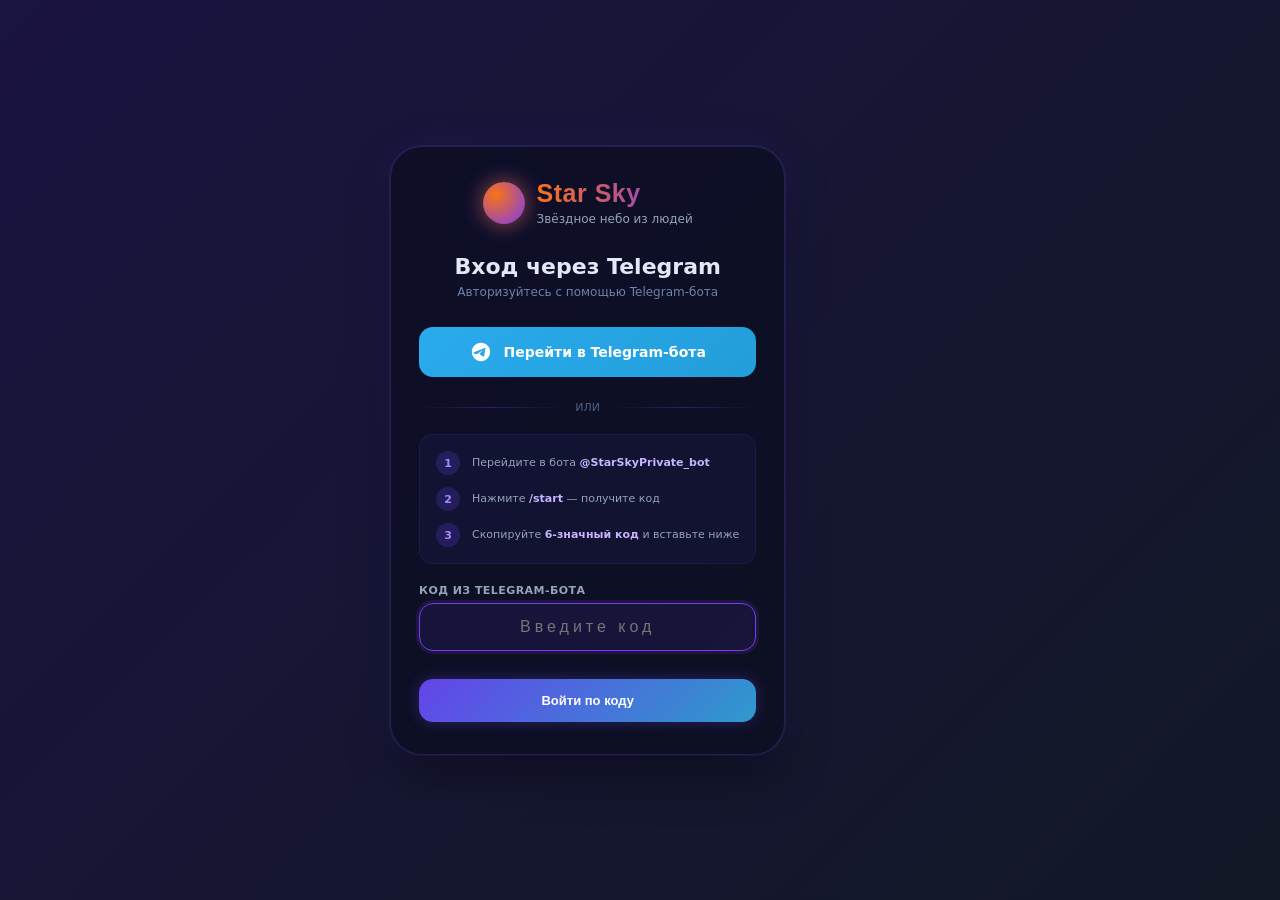
<file: static/auth.html>
<!DOCTYPE html>
<html lang="ru">
<head>
    <meta charset="UTF-8">
    <meta name="viewport" content="width=device-width, initial-scale=1.0, user-scalable=no">
    <link rel="icon" type="image/x-icon" href="IconStarSky.ico">
    <title>Star Sky / Вход через Telegram</title>
    <link rel="preconnect" href="https://fonts.cdnfonts.com" crossorigin>
    <link href="https://fonts.cdnfonts.com/css/moderniz" rel="stylesheet">
    <link href="https://fonts.cdnfonts.com/css/unbounded" rel="stylesheet">
    <style>
        * {
            margin: 0;
            padding: 0;
            box-sizing: border-box;
        }

        body {
            font-family: 'Unbounded', system-ui, -apple-system, 'Segoe UI', sans-serif;
            min-height: 100vh;
            background: linear-gradient(-45deg, #010712, #080d16, #0d1322, #121826, #1a1440);
            background-size: 400% 400%;
            animation: gradientShift 25s ease infinite;
            display: flex;
            align-items: center;
            justify-content: center;
            padding: 20px;
            position: relative;
            overflow-x: hidden;
        }

        @keyframes gradientShift {
            0% { background-position: 0% 50%; }
            50% { background-position: 100% 50%; }
            100% { background-position: 0% 50%; }
        }

        .star-bg {
            position: fixed;
            inset: 0;
            width: 100%;
            height: 100%;
            pointer-events: none;
            z-index: 0;
        }
        .star {
            position: absolute;
            background: white;
            border-radius: 50%;
            opacity: 0;
            animation: twinkle 3s ease-in-out infinite;
        }
        @keyframes twinkle {
            0%, 100% { opacity: 0; transform: scale(1); }
            50% { opacity: 0.8; transform: scale(1.2); }
        }

        .auth-container {
            position: relative;
            z-index: 10;
            width: 100%;
            max-width: 500px;
        }

        .auth-card {
            background: rgba(8, 12, 26, 0.55);
            backdrop-filter: blur(24px) saturate(180%);
            -webkit-backdrop-filter: blur(24px) saturate(180%);
            border: 1px solid rgba(109, 74, 255, 0.25);
            border-radius: 32px;
            box-shadow: 0 25px 50px -12px rgba(0, 0, 0, 0.5), 0 0 0 1px rgba(255, 255, 255, 0.05), 0 0 40px rgba(109, 74, 255, 0.1);
            padding: 32px 28px;
            transition: all 0.3s ease;
        }

        .logo {
            display: flex;
            align-items: center;
            justify-content: center;
            gap: 12px;
            margin-bottom: 28px;
        }
        .logo-icon {
            width: 42px;
            height: 42px;
            border-radius: 50%;
            background: radial-gradient(circle at 30% 30%, #f97316, #7c3aed);
            box-shadow: 0 0 20px rgba(249, 115, 22, 0.5), 0 0 30px rgba(124, 58, 237, 0.3);
            animation: logoPulse 3s ease-in-out infinite;
        }
        @keyframes logoPulse {
            0%, 100% { box-shadow: 0 0 16px rgba(249,115,22,0.5), 0 0 30px rgba(124,58,237,0.3); }
            50% { box-shadow: 0 0 24px rgba(249,115,22,0.7), 0 0 45px rgba(124,58,237,0.5); }
        }
        .logo-text h1 {
            font-size: 25px;
            font-weight: 600;
            font-family: 'MODERNIZ', sans-serif;
            background: linear-gradient(90deg, #f97316, #7c3aed, #38bdf8);
            background-size: 200% auto;
            background-clip: text;
            -webkit-background-clip: text;
            -webkit-text-fill-color: transparent;
            letter-spacing: 0.02em;
        }
        .logo-text p {
            font-size: 12px;
            color: #94a3b8;
            margin-top: 4px;
        }

        .form-header {
            text-align: center;
            margin-bottom: 28px;
        }
        .form-header h2 {
            font-size: 22px;
            font-weight: 700;
            color: #e2e8f5;
            margin-bottom: 6px;
        }
        .form-header p {
            font-size: 12px;
            color: #6b84a8;
        }

        .telegram-btn {
            display: flex;
            align-items: center;
            justify-content: center;
            gap: 12px;
            width: 100%;
            padding: 14px;
            background: linear-gradient(135deg, #2aabee, #229ed9);
            border: none;
            border-radius: 14px;
            font-size: 14px;
            font-weight: 700;
            color: white;
            cursor: pointer;
            transition: all 0.2s ease;
            margin-bottom: 24px;
            text-decoration: none;
        }
        .telegram-btn:hover {
            transform: translateY(-2px);
            box-shadow: 0 0 20px rgba(42, 171, 238, 0.5);
        }

        .divider {
            display: flex;
            align-items: center;
            gap: 12px;
            margin: 20px 0;
            color: #4a6080;
            font-size: 11px;
        }
        .divider-line {
            flex: 1;
            height: 1px;
            background: linear-gradient(90deg, transparent, rgba(109, 74, 255, 0.3), transparent);
        }

        .instruction {
            background: rgba(109, 74, 255, 0.06);
            border: 1px solid rgba(109, 74, 255, 0.12);
            border-radius: 14px;
            padding: 16px;
            margin: 20px 0;
        }
        .instruction-step {
            display: flex;
            align-items: center;
            gap: 12px;
            margin-bottom: 12px;
        }
        .instruction-step:last-child { margin-bottom: 0; }
        .step-number {
            width: 24px;
            height: 24px;
            background: rgba(109, 74, 255, 0.2);
            border-radius: 50%;
            display: flex;
            align-items: center;
            justify-content: center;
            font-size: 11px;
            font-weight: 700;
            color: #a78bfa;
            flex-shrink: 0;
        }
        .step-text {
            font-size: 11px;
            color: #94a3b8;
            line-height: 1.5;
        }
        .step-text strong { color: #c4b5fd; }

        .input-group { margin-bottom: 20px; }
        .input-group label {
            display: block;
            font-size: 11px;
            font-weight: 600;
            color: #94a3b8;
            margin-bottom: 6px;
            letter-spacing: 0.04em;
            text-transform: uppercase;
        }
        .input-field {
            width: 100%;
            padding: 14px 16px;
            background: rgba(109, 74, 255, 0.06);
            border: 1px solid rgba(109, 74, 255, 0.2);
            border-radius: 14px;
            font-size: 16px;
            color: #e2e8f5;
            text-align: center;
            letter-spacing: 4px;
            transition: all 0.2s ease;
            outline: none;
        }
        .input-field:focus {
            border-color: #7c3aed;
            background: rgba(109, 74, 255, 0.1);
            box-shadow: 0 0 0 3px rgba(124, 58, 237, 0.15);
        }
        .input-field.error-input {
            border-color: #ef4444;
            box-shadow: 0 0 0 3px rgba(239, 68, 68, 0.15);
        }

        .auth-btn {
            width: 100%;
            padding: 14px;
            background: linear-gradient(135deg, rgba(109, 74, 255, 0.9), rgba(56, 189, 248, 0.8));
            border: none;
            border-radius: 14px;
            font-size: 13px;
            font-weight: 700;
            font-family: 'Unbounded', sans-serif;
            color: white;
            cursor: pointer;
            transition: all 0.2s ease;
            margin-top: 8px;
            box-shadow: 0 0 15px rgba(109, 74, 255, 0.3);
        }
        .auth-btn:hover {
            transform: translateY(-2px);
            box-shadow: 0 0 25px rgba(109, 74, 255, 0.5);
        }

        .error-message {
            background: rgba(239, 68, 68, 0.12);
            border: 1px solid rgba(239, 68, 68, 0.3);
            border-radius: 12px;
            padding: 10px 14px;
            margin-bottom: 20px;
            font-size: 11px;
            color: #f87171;
            text-align: center;
            display: none;
        }
        .error-message.visible { display: block; }

        .success-message {
            background: rgba(34, 197, 94, 0.12);
            border: 1px solid rgba(34, 197, 94, 0.3);
            border-radius: 12px;
            padding: 10px 14px;
            margin-bottom: 20px;
            font-size: 11px;
            color: #4ade80;
            text-align: center;
            display: none;
        }
        .success-message.visible { display: block; }

        .spinner {
            display: inline-block;
            width: 14px;
            height: 14px;
            border: 2px solid rgba(255,255,255,0.3);
            border-top-color: white;
            border-radius: 50%;
            animation: spin 0.6s linear infinite;
            margin-right: 8px;
        }
        @keyframes spin { to { transform: rotate(360deg); } }

        @media (max-width: 480px) {
            .auth-card { padding: 24px 20px; }
            .logo-icon { width: 36px; height: 36px; }
            .logo-text h1 { font-size: 22px; }
            .form-header h2 { font-size: 18px; }
            .input-field { padding: 12px 14px; font-size: 14px; }
            .telegram-btn { padding: 12px; font-size: 12px; }
        }

        /* ============================================================
           НОВОЕ: вкладки Вход/Регистрация, email+пароль, Google, сброс
           ============================================================ */
        .em-tabs {
            display: flex;
            gap: 8px;
            background: rgba(109, 74, 255, 0.06);
            padding: 4px;
            border-radius: 14px;
            margin-bottom: 22px;
        }
        .em-tab {
            flex: 1;
            padding: 10px;
            background: transparent;
            border: none;
            border-radius: 10px;
            color: #8e9bb5;
            font-size: 12px;
            font-weight: 700;
            font-family: 'Unbounded', sans-serif;
            cursor: pointer;
            transition: all 0.2s ease;
            text-transform: uppercase;
            letter-spacing: 0.05em;
        }
        .em-tab.active {
            background: linear-gradient(135deg, rgba(109, 74, 255, 0.9), rgba(56, 189, 248, 0.8));
            color: #fff;
            box-shadow: 0 0 12px rgba(109, 74, 255, 0.35);
        }
        .em-pane { display: none; }
        .em-pane.active { display: block; }

        /* ====== Tab transition: Morphing pill ====== */
        .em-tabs {
            position: relative;
            isolation: isolate;
        }
        .em-tab-pill {
            position: absolute;
            top: 4px;
            bottom: 4px;
            left: 4px;
            width: calc(50% - 8px);
            border-radius: 10px;
            background: linear-gradient(135deg, rgba(109, 74, 255, 0.9), rgba(56, 189, 248, 0.8));
            box-shadow: 0 0 12px rgba(109, 74, 255, 0.35);
            transform: translateX(0);
            transition: transform 380ms cubic-bezier(0.65, 0, 0.35, 1),
                        box-shadow 380ms cubic-bezier(0.65, 0, 0.35, 1),
                        background 380ms ease;
            z-index: 0;
        }
        .em-tab-pill.is-right {
            transform: translateX(calc(100% + 8px));
            background: linear-gradient(135deg, rgba(56, 189, 248, 0.9), rgba(124, 58, 237, 0.85));
            box-shadow: 0 0 18px rgba(56, 189, 248, 0.4);
        }
        /* Лёгкое "сжатие" пилюли в полёте */
        .em-tab-pill.is-flying {
            animation: pillSquish 380ms cubic-bezier(0.65, 0, 0.35, 1);
        }
        @keyframes pillSquish {
            0%   { filter: brightness(1)   blur(0); }
            50%  { filter: brightness(1.3) blur(0.5px); }
            100% { filter: brightness(1)   blur(0); }
        }

        /* Сами табы поверх пилюли */
        .em-tab {
            position: relative;
            z-index: 1;
            background: transparent !important;
            box-shadow: none !important;
            transition: color 280ms ease, transform 200ms ease;
        }
        .em-tab.active { color: #fff !important; }
        .em-tab:active { transform: scale(0.97); }

        /* Контент быстро сменяется через короткий fade */
        .em-pane.active {
            transition: opacity 220ms ease, transform 220ms ease;
            will-change: opacity, transform;
        }
        .em-pane.morph-leaving {
            opacity: 0;
            transform: translateY(6px);
            pointer-events: none;
        }
        .em-pane.morph-entering {
            opacity: 0;
            transform: translateY(6px);
        }

        @media (prefers-reduced-motion: reduce) {
            .em-tab-pill,
            .em-pane.active,
            .em-pane.morph-leaving,
            .em-pane.morph-entering {
                transition: none !important;
                animation: none !important;
                transform: none !important;
            }
            .em-tab-pill.is-right { transform: translateX(calc(100% + 8px)); }
        }

        .em-field {
            width: 100%;
            padding: 13px 16px;
            background: rgba(109, 74, 255, 0.06);
            border: 1px solid rgba(109, 74, 255, 0.2);
            border-radius: 14px;
            font-size: 14px;
            color: #e2e8f5;
            text-align: left;
            letter-spacing: normal;
            transition: all 0.2s ease;
            outline: none;
            font-family: 'Unbounded', sans-serif;
        }
        .em-field::placeholder { color: #4a6080; }
        .em-field:focus {
            border-color: #7c3aed;
            background: rgba(109, 74, 255, 0.1);
            box-shadow: 0 0 0 3px rgba(124, 58, 237, 0.15);
        }
        .em-field.error-input {
            border-color: #ef4444;
            box-shadow: 0 0 0 3px rgba(239, 68, 68, 0.15);
        }

        .em-field-hint {
            font-size: 10px;
            color: #4a6080;
            margin-top: 5px;
            font-family: 'Unbounded', sans-serif;
            line-height: 1.5;
        }
        .em-field-hint.error { color: #f87171; }
        .em-field-hint.ok { color: #4ade80; }

        .em-input-group { margin-bottom: 16px; }
        .em-input-group label {
            display: block;
            font-size: 11px;
            font-weight: 600;
            color: #94a3b8;
            margin-bottom: 6px;
            letter-spacing: 0.04em;
            text-transform: uppercase;
            font-family: 'Unbounded', sans-serif;
        }

        .em-forgot-link {
            text-align: right;
            margin-top: 6px;
        }
        .em-forgot-link a {
            font-size: 11px;
            color: #a78bfa;
            cursor: pointer;
            text-decoration: none;
            font-family: 'Unbounded', sans-serif;
        }
        .em-forgot-link a:hover {
            color: #c4b5fd;
            text-decoration: underline;
        }

        .em-google-btn {
            display: flex;
            align-items: center;
            justify-content: center;
            gap: 12px;
            width: 100%;
            padding: 13px;
            background: #fff;
            color: #1f1f1f;
            border: 1px solid rgba(0, 0, 0, 0.1);
            border-radius: 14px;
            font-size: 14px;
            font-weight: 700;
            cursor: pointer;
            transition: all 0.2s ease;
            font-family: 'Unbounded', sans-serif;
            margin-bottom: 12px;
        }
        .em-google-btn:hover {
            transform: translateY(-2px);
            box-shadow: 0 4px 18px rgba(0,0,0,0.25);
        }
        .em-google-btn svg { width: 18px; height: 18px; }

        .em-fallback-section {
            margin-top: 18px;
            padding-top: 14px;
            border-top: 1px solid rgba(109, 74, 255, 0.15);
            text-align: center;
        }
        .em-fallback-label {
            font-size: 10px;
            color: #4a6080;
            margin-bottom: 10px;
            text-transform: uppercase;
            letter-spacing: 0.08em;
            font-family: 'Unbounded', sans-serif;
        }
        .em-tg-fallback-btn {
            display: flex;
            align-items: center;
            justify-content: center;
            gap: 10px;
            width: 100%;
            padding: 12px;
            background: rgba(42, 171, 238, 0.12);
            border: 1px solid rgba(42, 171, 238, 0.4);
            border-radius: 14px;
            font-size: 13px;
            font-weight: 600;
            color: #5cc8f3;
            cursor: pointer;
            transition: all 0.2s ease;
            font-family: 'Unbounded', sans-serif;
        }
        .em-tg-fallback-btn:hover {
            background: rgba(42, 171, 238, 0.2);
            transform: translateY(-2px);
        }
        .em-tg-fallback-btn svg { width: 16px; height: 16px; fill: #5cc8f3; }

        .em-switch-link {
            text-align: center;
            margin-top: 18px;
            font-size: 11px;
            color: #6b84a8;
            font-family: 'Unbounded', sans-serif;
        }
        .em-switch-link a {
            color: #a78bfa;
            cursor: pointer;
            font-weight: 700;
            text-decoration: none;
        }
        .em-switch-link a:hover { color: #c4b5fd; text-decoration: underline; }

        .em-back-to-email {
            display: inline-flex;
            align-items: center;
            gap: 6px;
            margin-bottom: 14px;
            padding: 8px 12px;
            background: rgba(124, 58, 237, 0.12);
            border: 1px solid rgba(124, 58, 237, 0.35);
            border-radius: 10px;
            font-size: 11px;
            font-weight: 600;
            color: #a78bfa;
            cursor: pointer;
            font-family: 'Unbounded', sans-serif;
            transition: all 0.2s ease;
        }
        .em-back-to-email:hover { background: rgba(124, 58, 237, 0.22); }

        /* Модалка сброса пароля */
        .em-modal-overlay {
            position: fixed;
            inset: 0;
            background: rgba(1, 7, 18, 0.65);
            backdrop-filter: blur(8px);
            -webkit-backdrop-filter: blur(8px);
            z-index: 200;
            display: none;
            align-items: center;
            justify-content: center;
            padding: 20px;
            animation: emFadeIn 0.2s ease;
        }
        .em-modal-overlay.visible { display: flex; }
        @keyframes emFadeIn { from { opacity: 0; } to { opacity: 1; } }
        .em-modal {
            background: rgba(8, 12, 26, 0.95);
            border: 1px solid rgba(109, 74, 255, 0.3);
            border-radius: 28px;
            width: 100%;
            max-width: 460px;
            padding: 28px 24px;
            position: relative;
            box-shadow: 0 30px 60px -15px rgba(0,0,0,0.6), 0 0 60px rgba(109,74,255,0.15);
            animation: emModalIn 0.25s ease;
        }
        @keyframes emModalIn {
            from { opacity: 0; transform: translateY(20px) scale(0.96); }
            to   { opacity: 1; transform: translateY(0) scale(1); }
        }
        .em-modal-close {
            position: absolute;
            top: 12px;
            right: 12px;
            width: 32px;
            height: 32px;
            background: rgba(255,255,255,0.08);
            border: none;
            border-radius: 50%;
            color: #94a3b8;
            font-size: 20px;
            cursor: pointer;
            font-family: 'Unbounded', sans-serif;
            line-height: 1;
        }
        .em-modal-close:hover { background: rgba(255,255,255,0.16); color: #fff; }

        .em-demo-hint {
            background: rgba(245, 158, 11, 0.08);
            border: 1px dashed rgba(245, 158, 11, 0.4);
            border-radius: 12px;
            padding: 12px 14px;
            margin-bottom: 14px;
            font-size: 11px;
            color: #fbbf24;
            text-align: center;
            font-family: 'Unbounded', sans-serif;
            line-height: 1.6;
        }
        .em-demo-hint strong {
            display: inline-block;
            margin-top: 4px;
            font-size: 18px;
            letter-spacing: 6px;
            color: #fde68a;
        }

        .em-hidden { display: none !important; }

        /* По умолчанию показываем Telegram-карточку (code), email скрыт.
           JS переключает их при нажатии кнопок. */
        body > .auth-container { display: flex; }
        body > .auth-container#emAuthContainer { display: none; }

        /* ============ Анимация перехода между экранами ============ */
        body > .auth-container {
            transition: opacity 420ms cubic-bezier(0.4, 0, 0.2, 1),
                        transform 420ms cubic-bezier(0.4, 0, 0.2, 1),
                        filter 420ms cubic-bezier(0.4, 0, 0.2, 1);
            will-change: opacity, transform, filter;
        }
        body > .auth-container.auth-leaving {
            opacity: 0;
            transform: translateY(-18px) scale(0.96);
            filter: blur(10px);
            pointer-events: none;
        }
        body > .auth-container.auth-entering {
            opacity: 0;
            transform: translateY(18px) scale(0.96);
            filter: blur(10px);
        }

        /* Лёгкая подсветка карточки в момент смены экрана */
        body > .auth-container.auth-leaving .auth-card,
        body > .auth-container.auth-entering .auth-card {
            box-shadow: 0 25px 50px -12px rgba(0, 0, 0, 0.5),
                        0 0 0 1px rgba(255, 255, 255, 0.05),
                        0 0 80px rgba(42, 171, 238, 0.35);
        }

        /* Полноэкранная "вспышка" поверх экрана при переходе */
        .auth-flash {
            position: fixed;
            inset: 0;
            pointer-events: none;
            z-index: 9999;
            opacity: 0;
            background: radial-gradient(circle at 50% 50%,
                        rgba(42, 171, 238, 0.18) 0%,
                        rgba(124, 58, 237, 0.10) 40%,
                        rgba(0, 0, 0, 0) 70%);
        }
        .auth-flash.is-active {
            animation: authFlash 520ms ease-out forwards;
        }
        @keyframes authFlash {
            0%   { opacity: 0; }
            40%  { opacity: 1; }
            100% { opacity: 0; }
        }

        /* Загрузочный спиннер на кнопках во время перехода */
        .em-tg-fallback-btn.is-loading,
        .telegram-btn.is-loading,
        .em-back-to-email.is-loading {
            pointer-events: none;
            position: relative;
            color: transparent !important;
        }
        .em-tg-fallback-btn.is-loading svg,
        .telegram-btn.is-loading svg {
            visibility: hidden;
        }
        .em-tg-fallback-btn.is-loading::after,
        .telegram-btn.is-loading::after,
        .em-back-to-email.is-loading::after {
            content: '';
            position: absolute;
            top: 50%;
            left: 50%;
            width: 22px;
            height: 22px;
            margin: -11px 0 0 -11px;
            border-radius: 50%;
            border: 2px solid rgba(255, 255, 255, 0.35);
            border-top-color: #fff;
            animation: authSpin 0.7s linear infinite;
        }
        @keyframes authSpin {
            to { transform: rotate(360deg); }
        }

        @media (prefers-reduced-motion: reduce) {
            body > .auth-container,
            body > .auth-container.auth-leaving,
            body > .auth-container.auth-entering {
                transition: none !important;
                filter: none !important;
                transform: none !important;
            }
            .auth-flash.is-active { animation: none; }
        }

        @media (max-width: 480px) {
            .em-tab { font-size: 10px; padding: 8px; }
            .em-field { padding: 11px 14px; font-size: 13px; }
            .em-google-btn { font-size: 12px; padding: 11px; }
        }
    </style>
    <script src="https://accounts.google.com/gsi/client" async defer></script>
</head>
<body>
    <div class="star-bg" id="starBg"></div>

    <!-- ============================================================
         НОВАЯ КАРТОЧКА: вход и регистрация по email/паролю + Google
         ============================================================ -->
    <div class="auth-container" id="emAuthContainer">
        <div class="auth-card">
            <div class="logo">
                <div class="logo-icon"></div>
                <div class="logo-text">
                    <h1>Star Sky</h1>
                    <p>Звёздное небо из людей</p>
                </div>
            </div>

            <div style="margin-bottom:12px;">
                <button type="button" id="backToCodeBtn" style="background:none;border:none;color:#8774e1;font-size:12px;cursor:pointer;display:flex;align-items:center;gap:4px;opacity:0.8;padding:0;">
                    ← Назад к Telegram
                </button>
            </div>
            <div class="em-tabs" role="tablist">
                <button type="button" class="em-tab active" id="emTabLogin" data-em-pane="emLoginPane">Вход</button>
                <button type="button" class="em-tab" id="emTabRegister" data-em-pane="emRegisterPane">Регистрация</button>
            </div>

            <div id="emFormError" class="error-message"></div>
            <div id="emFormSuccess" class="success-message"></div>

            <!-- Вход по email -->
            <div id="emLoginPane" class="em-pane active" role="tabpanel">
                <div class="form-header">
                    <h2>С возвращением</h2>
                    <p>Войдите в свой аккаунт</p>
                </div>

                <div class="em-input-group">
                    <label for="emLoginEmail">Email</label>
                    <input type="email" id="emLoginEmail" class="em-field" placeholder="you@example.com" autocomplete="email">
                </div>

                <div class="em-input-group">
                    <label for="emLoginPassword">Пароль</label>
                    <input type="password" id="emLoginPassword" class="em-field" placeholder="Ваш пароль" autocomplete="current-password">
                    <div class="em-forgot-link"><a id="emForgotPwdLink">Забыли пароль?</a></div>
                </div>

                <button type="button" class="auth-btn" id="emLoginSubmitBtn">Войти</button>

                <div class="divider">
                    <div class="divider-line"></div>
                    <span>ИЛИ</span>
                    <div class="divider-line"></div>
                </div>

                <button type="button" class="em-google-btn" id="emGoogleLoginBtn">
                    <svg viewBox="0 0 48 48" xmlns="http://www.w3.org/2000/svg" aria-hidden="true">
                        <path fill="#FFC107" d="M43.6 20.5H42V20H24v8h11.3c-1.6 4.7-6 8-11.3 8-6.6 0-12-5.4-12-12s5.4-12 12-12c3.1 0 5.9 1.2 8 3.1l5.7-5.7C34 6.1 29.3 4 24 4 12.9 4 4 12.9 4 24s8.9 20 20 20 20-8.9 20-20c0-1.3-.1-2.4-.4-3.5z"/>
                        <path fill="#FF3D00" d="M6.3 14.7l6.6 4.8C14.7 15.1 19 12 24 12c3.1 0 5.9 1.2 8 3.1l5.7-5.7C34 6.1 29.3 4 24 4 16.3 4 9.7 8.3 6.3 14.7z"/>
                        <path fill="#4CAF50" d="M24 44c5.2 0 10-2 13.6-5.2l-6.3-5.2c-2 1.5-4.6 2.4-7.3 2.4-5.3 0-9.7-3.4-11.3-8L6 33.1C9.4 39.6 16.1 44 24 44z"/>
                        <path fill="#1976D2" d="M43.6 20.5H42V20H24v8h11.3c-.8 2.3-2.3 4.3-4.2 5.6l6.3 5.2C40.9 36.3 44 30.7 44 24c0-1.3-.1-2.4-.4-3.5z"/>
                    </svg>
                    Войти через Google
                </button>

                <div class="em-fallback-section">
                    <div class="em-fallback-label">Дополнительный вариант</div>
                    <button type="button" class="em-tg-fallback-btn" id="emShowTelegramBtn">
                        <svg viewBox="0 0 24 24" aria-hidden="true">
                            <path d="M12 2C6.48 2 2 6.48 2 12s4.48 10 10 10 10-4.48 10-10S17.52 2 12 2zm4.64 6.8c-.15 1.58-.8 5.42-1.13 7.19-.14.75-.42 1-.68 1.03-.58.05-1.02-.38-1.58-.75-.88-.58-1.38-.94-2.23-1.5-.99-.65-.35-1.01.22-1.59.15-.15 2.71-2.48 2.76-2.69.01-.03.01-.13-.06-.18s-.17-.02-.25-.01c-.11.01-1.88 1.19-5.31 3.5-.5.34-.95.51-1.36.5-.45-.01-1.31-.25-1.95-.46-.78-.25-1.4-.38-1.35-.81.03-.22.33-.45.9-.68 3.57-1.55 5.94-2.57 7.13-3.06 3.39-1.39 4.1-1.63 4.56-1.64.1 0 .33.02.48.15.12.1.16.24.17.37-.01.06-.01.12-.02.18z"/>
                        </svg>
                        Войти через Telegram
                    </button>
                </div>

                <div class="em-switch-link">
                    Нет аккаунта? <a data-em-switch="emRegisterPane">Создать</a>
                </div>
            </div>

            <!-- Регистрация -->
            <div id="emRegisterPane" class="em-pane" role="tabpanel">
                <div class="form-header">
                    <h2>Создайте аккаунт</h2>
                    <p>Присоединяйтесь к Star Sky</p>
                </div>

                <div class="em-input-group">
                    <label for="emRegNickname">Никнейм</label>
                    <input type="text" id="emRegNickname" class="em-field" placeholder="Как вас будут видеть другие" maxlength="30" autocomplete="nickname">
                    <div class="em-field-hint">2–30 символов, отображается у вашей звезды</div>
                </div>

                <div class="em-input-group">
                    <label for="emRegUsername">Юзернейм</label>
                    <input type="text" id="emRegUsername" class="em-field" placeholder="username" maxlength="20" autocomplete="username">
                    <div class="em-field-hint" id="emRegUsernameHint">5–20 символов, начинается с буквы: латиница, цифры и _</div>
                </div>

                <div class="em-input-group">
                    <label for="emRegEmail">Email</label>
                    <input type="email" id="emRegEmail" class="em-field" placeholder="you@example.com" autocomplete="email">
                </div>

                <div class="em-input-group">
                    <label for="emRegPassword">Пароль</label>
                    <input type="password" id="emRegPassword" class="em-field" placeholder="Минимум 8 символов" autocomplete="new-password">
                    <div class="em-field-hint" id="emRegPasswordHint">От 8 символов, буквы и цифры. Не используйте очевидные пароли.</div>
                </div>

                <div class="em-input-group">
                    <label for="emRegPasswordConfirm">Подтвердите пароль</label>
                    <input type="password" id="emRegPasswordConfirm" class="em-field" placeholder="Повторите пароль" autocomplete="new-password">
                </div>

                <button type="button" class="auth-btn" id="emRegisterSubmitBtn">Зарегистрироваться</button>

                <div class="divider">
                    <div class="divider-line"></div>
                    <span>ИЛИ</span>
                    <div class="divider-line"></div>
                </div>

                <button type="button" class="em-google-btn" id="emGoogleRegisterBtn">
                    <svg viewBox="0 0 48 48" xmlns="http://www.w3.org/2000/svg" aria-hidden="true">
                        <path fill="#FFC107" d="M43.6 20.5H42V20H24v8h11.3c-1.6 4.7-6 8-11.3 8-6.6 0-12-5.4-12-12s5.4-12 12-12c3.1 0 5.9 1.2 8 3.1l5.7-5.7C34 6.1 29.3 4 24 4 12.9 4 4 12.9 4 24s8.9 20 20 20 20-8.9 20-20c0-1.3-.1-2.4-.4-3.5z"/>
                        <path fill="#FF3D00" d="M6.3 14.7l6.6 4.8C14.7 15.1 19 12 24 12c3.1 0 5.9 1.2 8 3.1l5.7-5.7C34 6.1 29.3 4 24 4 16.3 4 9.7 8.3 6.3 14.7z"/>
                        <path fill="#4CAF50" d="M24 44c5.2 0 10-2 13.6-5.2l-6.3-5.2c-2 1.5-4.6 2.4-7.3 2.4-5.3 0-9.7-3.4-11.3-8L6 33.1C9.4 39.6 16.1 44 24 44z"/>
                        <path fill="#1976D2" d="M43.6 20.5H42V20H24v8h11.3c-.8 2.3-2.3 4.3-4.2 5.6l6.3 5.2C40.9 36.3 44 30.7 44 24c0-1.3-.1-2.4-.4-3.5z"/>
                    </svg>
                    Продолжить с Google
                </button>

                <div class="em-switch-link">
                    Уже есть аккаунт? <a data-em-switch="emLoginPane">Войти</a>
                </div>
            </div>
        </div>
    </div>

    <!-- Модалка сброса пароля -->
    <div class="em-modal-overlay" id="emResetOverlay" role="dialog" aria-modal="true" aria-labelledby="emResetTitle">
        <div class="em-modal">
            <button type="button" class="em-modal-close" id="emResetClose" aria-label="Закрыть">×</button>

            <div class="form-header">
                <h2 id="emResetTitle">Сброс пароля</h2>
                <p id="emResetSubtitle">Введите email, к которому привязан аккаунт</p>
            </div>

            <div id="emResetError" class="error-message"></div>
            <div id="emResetSuccess" class="success-message"></div>

            <div id="emResetStep1">
                <div class="em-input-group">
                    <label for="emResetEmail">Email</label>
                    <input type="email" id="emResetEmail" class="em-field" placeholder="you@example.com" autocomplete="email">
                </div>
                <button type="button" class="auth-btn" id="emResetRequestBtn">Получить код</button>
            </div>

            <div id="emResetStep2" style="display: none;">
                <div class="em-demo-hint" id="emDemoHint">
                    Демо-режим: код отправлен бы на email.<br>
                    Используйте код: <strong id="emDemoCodeValue">000000</strong>
                </div>

                <div class="em-input-group">
                    <label for="emResetCode">Код подтверждения</label>
                    <input type="text" id="emResetCode" class="em-field" placeholder="6-значный код" maxlength="6" inputmode="numeric" autocomplete="one-time-code" style="text-align:center;letter-spacing:6px;">
                </div>

                <div class="em-input-group">
                    <label for="emResetNewPwd">Новый пароль</label>
                    <input type="password" id="emResetNewPwd" class="em-field" placeholder="Минимум 8 символов" autocomplete="new-password">
                    <div class="em-field-hint" id="emResetNewPwdHint">От 8 символов, буквы и цифры. Не используйте очевидные пароли.</div>
                </div>

                <div class="em-input-group">
                    <label for="emResetNewPwdConfirm">Подтвердите пароль</label>
                    <input type="password" id="emResetNewPwdConfirm" class="em-field" placeholder="Повторите пароль" autocomplete="new-password">
                </div>

                <button type="button" class="auth-btn" id="emResetConfirmBtn">Сменить пароль</button>

                <div class="em-switch-link">
                    <a id="emResetBackLink">← Изменить email</a>
                </div>
            </div>
        </div>
    </div>

    <div class="auth-container">
        <div class="auth-card">
            <div class="logo">
                <div class="logo-icon"></div>
                <div class="logo-text">
                    <h1>Star Sky</h1>
                    <p>Звёздное небо из людей</p>
                </div>
            </div>

            <div class="form-header">
                <h2>Вход через Telegram</h2>
                <p>Авторизуйтесь с помощью Telegram-бота</p>
            </div>

            <a href="tg://resolve?domain=StarSkyPrivate_bot" class="telegram-btn" target="_blank">
                <svg viewBox="0 0 24 24" width="22" height="22" fill="white">
                    <path d="M12 2C6.48 2 2 6.48 2 12s4.48 10 10 10 10-4.48 10-10S17.52 2 12 2zm4.64 6.8c-.15 1.58-.8 5.42-1.13 7.19-.14.75-.42 1-.68 1.03-.58.05-1.02-.38-1.58-.75-.88-.58-1.38-.94-2.23-1.5-.99-.65-.35-1.01.22-1.59.15-.15 2.71-2.48 2.76-2.69.01-.03.01-.13-.06-.18s-.17-.02-.25-.01c-.11.01-1.88 1.19-5.31 3.5-.5.34-.95.51-1.36.5-.45-.01-1.31-.25-1.95-.46-.78-.25-1.4-.38-1.35-.81.03-.22.33-.45.9-.68 3.57-1.55 5.94-2.57 7.13-3.06 3.39-1.39 4.1-1.63 4.56-1.64.1 0 .33.02.48.15.12.1.16.24.17.37-.01.06-.01.12-.02.18z"/>
                </svg>
                Перейти в Telegram-бота
            </a>

            <div class="divider">
                <div class="divider-line"></div>
                <span>ИЛИ</span>
                <div class="divider-line"></div>
            </div>

            <div class="instruction">
                <div class="instruction-step">
                    <div class="step-number">1</div>
                    <div class="step-text">Перейдите в бота <strong>@StarSkyPrivate_bot</strong></div>
                </div>
                <div class="instruction-step">
                    <div class="step-number">2</div>
                    <div class="step-text">Нажмите <strong>/start</strong> — получите код</div>
                </div>
                <div class="instruction-step">
                    <div class="step-number">3</div>
                    <div class="step-text">Скопируйте <strong>6-значный код</strong> и вставьте ниже</div>
                </div>
            </div>

            <div id="loginPane">
                <div id="loginError" class="error-message"></div>
                <div id="loginSuccess" class="success-message"></div>
                
                <div class="input-group">
                    <label>Код из Telegram-бота</label>
                    <input type="text" id="authCode" class="input-field" style="font-family: 'Unbounded', sans-serif;" placeholder="Введите код" maxlength="6" autocomplete="off" inputmode="numeric">
                </div>
                
                <button class="auth-btn" id="loginBtn">Войти по коду</button>
            </div>
        </div>
    </div>

    <script>
        // Кнопка переключения на Email-форму и обратно
        document.addEventListener('DOMContentLoaded', function() {
            const switchBtn = document.getElementById('switchToEmailBtn');
            if (switchBtn) {
                switchBtn.addEventListener('click', function() {
                    const codeCont = document.querySelector('.auth-container:not(#emAuthContainer)');
                    const emailCont = document.getElementById('emAuthContainer');
                    if (codeCont) codeCont.style.display = 'none';
                    if (emailCont) emailCont.style.display = 'block';
                });
            }
            const backBtn = document.getElementById('backToCodeBtn');
            if (backBtn) {
                backBtn.addEventListener('click', function() {
                    const codeCont = document.querySelector('.auth-container:not(#emAuthContainer)');
                    const emailCont = document.getElementById('emAuthContainer');
                    if (codeCont) codeCont.style.display = 'block';
                    if (emailCont) emailCont.style.display = 'none';
                });
            }
        });

        // Генерация звёздного фона
        function generateStars() {
            const container = document.getElementById('starBg');
            if (!container) return;
            container.innerHTML = '';
            const starCount = window.innerWidth < 768 ? 120 : 220;
            for (let i = 0; i < starCount; i++) {
                const star = document.createElement('div');
                star.className = 'star';
                const size = Math.random() * 2.5 + 0.5;
                star.style.width = size + 'px';
                star.style.height = size + 'px';
                star.style.left = Math.random() * 100 + '%';
                star.style.top = Math.random() * 100 + '%';
                const duration = Math.random() * 4 + 2;
                star.style.animationDuration = duration + 's';
                star.style.animationDelay = Math.random() * 5 + 's';
                container.appendChild(star);
            }
        }
        window.addEventListener('resize', generateStars);
        generateStars();

        // Элементы
        const codeInput = document.getElementById('authCode');
        const loginBtn = document.getElementById('loginBtn');
        const loginError = document.getElementById('loginError');
        const loginSuccess = document.getElementById('loginSuccess');
        
        let isLoggingIn = false;

        function showError(message) {
            loginError.textContent = message;
            loginError.classList.add('visible');
            codeInput.classList.add('error-input');
            loginSuccess.classList.remove('visible');
        }

        function hideError() {
            loginError.classList.remove('visible');
            codeInput.classList.remove('error-input');
        }

        function showSuccess(message) {
            loginSuccess.textContent = message;
            loginSuccess.classList.add('visible');
            loginError.classList.remove('visible');
            codeInput.classList.remove('error-input');
        }

        // Получаем telegram_id из URL параметра
        function getTelegramIdFromUrl() {
            const params = new URLSearchParams(window.location.search);
            return params.get('tg_id');
        }

        async function attemptLogin() {
            if (isLoggingIn) return;

            const code = codeInput.value.trim();
            hideError();

            if (!code || code.length !== 6) {
                showError('Введите 6-значный код из Telegram-бота');
                return;
            }

            isLoggingIn = true;
            const originalBtnText = loginBtn.innerHTML;
            loginBtn.innerHTML = '<div class="spinner"></div> Проверка...';
            loginBtn.disabled = true;

            try {
                const response = await fetch('/api/telegram/verify_code_only', {
                    method: 'POST',
                    headers: { 'Content-Type': 'application/json' },
                    body: JSON.stringify({ code: code })
                });

                const data = await response.json();
                console.log('Ответ сервера:', data);

                if (data.success) {
                    showSuccess('✅ Успешный вход! Перенаправление...');

                    // Сбрасываем кэш настроек чтобы старое имя не осталось
                    localStorage.removeItem('star_sky_settings');
                    localStorage.removeItem('star_sky_welcome_shown');

                    // Сохраняем токен и пользователя
                    // display_name = имя из Telegram (first_name)
                    // username = @username из Telegram
                    localStorage.setItem('star_sky_token', data.token);
                    const userToSave = {
                        id:            data.user.id,
                        display_name:  data.user.display_name,
                        username:      data.user.username,
                        login:         data.user.username,
                        starColor:     data.user.star_color || '#ffffff',
                        activityScore: data.user.activity_score ?? 0,
                        effect:        null,
                        info:          ''
                    };
                    localStorage.setItem('star_sky_current_user', JSON.stringify(userToSave));

                    setTimeout(() => { window.location.href = '/'; }, 1500);
                } else {
                    showError(data.message || 'Неверный код. Попробуйте ещё раз.');
                    loginBtn.innerHTML = originalBtnText;
                    loginBtn.disabled = false;
                    isLoggingIn = false;
                }
            } catch (error) {
                console.error('Ошибка:', error);
                showError('Ошибка подключения к серверу. Убедитесь, что сервер запущен.');
                loginBtn.innerHTML = originalBtnText;
                loginBtn.disabled = false;
                isLoggingIn = false;
            }
        }

        // Обработчики
        loginBtn.addEventListener('click', attemptLogin);
        
        codeInput.addEventListener('input', () => {
            hideError();
            codeInput.value = codeInput.value.replace(/[^0-9]/g, '').slice(0, 6);
        });
        
        codeInput.addEventListener('keypress', (e) => {
            if (e.key === 'Enter') {
                e.preventDefault();
                attemptLogin();
            }
        });
        
        codeInput.focus();

        // Проверка уже авторизованных
        function checkAlreadyLoggedIn() {
            const currentUser = localStorage.getItem('star_sky_current_user');
            const token = localStorage.getItem('star_sky_token');
            if (currentUser && token) {
                window.location.href = '/';
            }
        }
        checkAlreadyLoggedIn();
        
        // Подсказка для пользователя
        const urlTgId = getTelegramIdFromUrl();
        if (urlTgId) {
            console.log('✅ Telegram ID получен из URL:', urlTgId);
            localStorage.setItem('star_sky_telegram_id', urlTgId);
        } else {
            console.log('ℹ️ Telegram ID не найден в URL. Убедитесь, что вы перешли по ссылке из бота.');
        }

        // ============================================================
        // НОВОЕ: вход/регистрация по email + пароль, Google, сброс пароля
        // ============================================================
        // Не используем имена существующих переменных/функций (всё с префиксом em*)
        (function () {
            const GOOGLE_CLIENT_ID = ""; // TODO: вставьте Google OAuth Client ID
            const TELEGRAM_BOT_USERNAME = "StarSkyPrivate_bot";
            const USERS_KEY = "star_sky_users";
            const CURRENT_USER_KEY = "star_sky_current_user";

            // Если уже залогинен (email/google) — редирект на главную.
            // Существующий checkAlreadyLoggedIn сверху делает то же для Telegram (требует токен).
            try {
                const stored = localStorage.getItem(CURRENT_USER_KEY);
                if (stored) {
                    const u = JSON.parse(stored);
                    if (u && (u.provider === 'email' || u.provider === 'google')) {
                        window.location.href = '/';
                        return;
                    }
                }
            } catch (e) {}

            // ---------- Утилиты хранилища ----------
            function emLoadUsers() {
                try { return JSON.parse(localStorage.getItem(USERS_KEY) || "{}"); }
                catch (e) { return {}; }
            }
            function emSaveUsers(u) { localStorage.setItem(USERS_KEY, JSON.stringify(u)); }
            function emFindByEmail(email) { return emLoadUsers()[email.toLowerCase()] || null; }
            function emFindByUsername(login) {
                const users = emLoadUsers();
                const target = login.toLowerCase();
                for (const k in users) if ((users[k].login || "").toLowerCase() === target) return users[k];
                return null;
            }

            async function emHashPassword(password) {
                const enc = new TextEncoder().encode(password);
                const buf = await crypto.subtle.digest("SHA-256", enc);
                return Array.from(new Uint8Array(buf)).map(b => b.toString(16).padStart(2, "0")).join("");
            }

            // ---------- Валидация ----------
            const EMAIL_RE = /^[^\s@]+@[^\s@]+\.[^\s@]+$/;
            const RESERVED = new Set([
                'admin','administrator','root','superuser','system','support',
                'help','helpdesk','staff','team','moderator','mod','owner',
                'bot','official','starsky','star_sky','star','sky',
                'null','undefined','anonymous','guest','user','username',
                'me','self','login','signup','register','auth','api',
                'test','demo','example','sample'
            ]);
            const COMMON_PWD = new Set([
                '12345678','123456789','1234567890','qwerty123','qwertyuiop','qwerty1234',
                'password','password1','password123','passw0rd','pass1234',
                '11111111','00000000','12341234','abcd1234','abcdefgh',
                'iloveyou','admin123','administrator','welcome1',
                'monkey123','dragon123','sunshine','master123','letmein1',
                'starwars','football','baseball','superman','batman123',
                'pokemon123','shadow12','jordan23','michael1','jennifer',
                'jessica1','charlie1','qwerty12','zxcvbnm1','asdfghjk','asdfghjkl',
                'йцукенгш','starsky1','starsky123'
            ]);
            function emAllSame(s) { return s.length > 0 && [...s].every(c => c === s[0]); }
            function emSequential(s) {
                if (s.length < 4) return false;
                let asc = true, desc = true;
                for (let i = 1; i < s.length; i++) {
                    const d = s.charCodeAt(i) - s.charCodeAt(i - 1);
                    if (d !== 1) asc = false;
                    if (d !== -1) desc = false;
                }
                if (asc || desc) return true;
                const rows = ['qwertyuiop','asdfghjkl','zxcvbnm','1234567890','йцукенгшщзхъ','фывапролджэ','ячсмитьбю'];
                const lo = s.toLowerCase();
                for (const row of rows) {
                    if (row.includes(lo) || row.split('').reverse().join('').includes(lo)) return true;
                }
                return false;
            }
            function emValidatePwd(p) {
                if (!p) return 'Введите пароль';
                if (p.length < 8) return 'Пароль должен быть не короче 8 символов';
                if (p.length > 100) return 'Пароль слишком длинный';
                if (/\s/.test(p)) return 'Пароль не должен содержать пробелы';
                if (!/[a-zA-Zа-яА-ЯёЁ]/.test(p)) return 'Пароль должен содержать хотя бы одну букву';
                if (!/[0-9]/.test(p)) return 'Пароль должен содержать хотя бы одну цифру';
                if (emAllSame(p)) return 'Слишком простой пароль (повторяющиеся символы)';
                if (emSequential(p)) return 'Слишком простой пароль (последовательность символов)';
                if (COMMON_PWD.has(p.toLowerCase())) return 'Этот пароль слишком распространён, выберите другой';
                return null;
            }
            function emValidateUsername(u) {
                if (!u) return 'Введите юзернейм';
                if (u.length < 5) return 'Юзернейм должен быть не короче 5 символов';
                if (u.length > 20) return 'Юзернейм должен быть не длиннее 20 символов';
                if (!/^[a-zA-Z0-9_]+$/.test(u)) return 'Только латиница, цифры и _';
                if (!/^[a-zA-Z]/.test(u)) return 'Юзернейм должен начинаться с буквы';
                if (/__{2,}/.test(u)) return 'Не более двух подчёркиваний подряд';
                if (/_$/.test(u)) return 'Юзернейм не может заканчиваться на _';
                if (RESERVED.has(u.toLowerCase())) return 'Этот юзернейм зарезервирован';
                return null;
            }

            // ---------- Элементы DOM ----------
            const $ = (id) => document.getElementById(id);
            const emAuthContainer = $('emAuthContainer');
            const legacyContainer = document.querySelector('body > .auth-container:not(#emAuthContainer)');
            const tabLogin = $('emTabLogin');
            const tabRegister = $('emTabRegister');
            const paneLogin = $('emLoginPane');
            const paneRegister = $('emRegisterPane');
            const formError = $('emFormError');
            const formSuccess = $('emFormSuccess');

            const loginEmailIn = $('emLoginEmail');
            const loginPwdIn = $('emLoginPassword');
            const loginSubmit = $('emLoginSubmitBtn');
            const googleLoginBtn = $('emGoogleLoginBtn');
            const showTgBtn = $('emShowTelegramBtn');
            const forgotLink = $('emForgotPwdLink');

            const regNick = $('emRegNickname');
            const regUser = $('emRegUsername');
            const regEmail = $('emRegEmail');
            const regPwd = $('emRegPassword');
            const regPwdConfirm = $('emRegPasswordConfirm');
            const regSubmit = $('emRegisterSubmitBtn');
            const googleRegBtn = $('emGoogleRegisterBtn');

            const regUsernameHint = $('emRegUsernameHint');
            const regPasswordHint = $('emRegPasswordHint');
            const resetNewPwdHint = $('emResetNewPwdHint');

            const resetOverlay = $('emResetOverlay');
            const resetClose = $('emResetClose');
            const resetSubtitle = $('emResetSubtitle');
            const resetError = $('emResetError');
            const resetSuccess = $('emResetSuccess');
            const resetStep1 = $('emResetStep1');
            const resetStep2 = $('emResetStep2');
            const resetEmailIn = $('emResetEmail');
            const resetCodeIn = $('emResetCode');
            const resetNewPwd = $('emResetNewPwd');
            const resetNewPwdConfirm = $('emResetNewPwdConfirm');
            const resetRequestBtn = $('emResetRequestBtn');
            const resetConfirmBtn = $('emResetConfirmBtn');
            const resetBackLink = $('emResetBackLink');
            const demoCodeValue = $('emDemoCodeValue');

            let emBusy = false;

            // ---------- Хелперы UI ----------
            function emClearMessages() {
                formError.classList.remove('visible');
                formSuccess.classList.remove('visible');
                document.querySelectorAll('#emAuthContainer .em-field').forEach(f => f.classList.remove('error-input'));
            }
            function emShowError(msg) { formError.textContent = msg; formError.classList.add('visible'); formSuccess.classList.remove('visible'); }
            function emShowSuccess(msg) { formSuccess.textContent = msg; formSuccess.classList.add('visible'); formError.classList.remove('visible'); }
            function emSetBusy(btn, txt) {
                btn.dataset.origText = btn.dataset.origText || btn.textContent;
                btn.innerHTML = '<span class="spinner"></span>' + txt;
                btn.disabled = true;
            }
            function emClearBusy(btn) {
                if (btn.dataset.origText) btn.textContent = btn.dataset.origText;
                btn.disabled = false;
            }
            function setHint(el, txt, state) {
                if (!el) return;
                el.textContent = txt;
                el.classList.remove('error', 'ok');
                if (state) el.classList.add(state);
            }

            // ---------- Переключение вкладок ----------
            const PANE_TRANSITION_MS = 220;
            let paneSwitching = false;

            // Создаём подвижную "пилюлю" внутри блока табов
            (function emInjectPill() {
                const tabs = document.querySelector('#emAuthContainer .em-tabs');
                if (!tabs || tabs.querySelector('.em-tab-pill')) return;
                const pill = document.createElement('span');
                pill.className = 'em-tab-pill';
                pill.setAttribute('aria-hidden', 'true');
                tabs.insertBefore(pill, tabs.firstChild);
                // начальное положение под активной табой
                if (tabRegister.classList.contains('active')) pill.classList.add('is-right');
            })();
            const emTabPill = document.querySelector('.em-tab-pill');

            function emMovePill(toRight) {
                if (!emTabPill) return;
                emTabPill.classList.toggle('is-right', toRight);
                emTabPill.classList.remove('is-flying');
                void emTabPill.offsetWidth;
                emTabPill.classList.add('is-flying');
                setTimeout(() => emTabPill.classList.remove('is-flying'), 420);
            }

            function emSwitchPane(paneId) {
                if (paneSwitching) return;
                emClearMessages();
                const isLogin = paneId === 'emLoginPane';
                const fromPane = isLogin ? paneRegister : paneLogin;
                const toPane   = isLogin ? paneLogin   : paneRegister;

                tabLogin.classList.toggle('active', isLogin);
                tabRegister.classList.toggle('active', !isLogin);
                emMovePill(!isLogin);

                if (toPane.classList.contains('active') && !fromPane.classList.contains('active')) return;

                paneSwitching = true;
                fromPane.classList.add('morph-leaving');
                setTimeout(() => {
                    fromPane.classList.remove('active', 'morph-leaving');
                    toPane.classList.add('morph-entering');
                    toPane.classList.add('active');
                    void toPane.offsetWidth;
                    requestAnimationFrame(() => {
                        toPane.classList.remove('morph-entering');
                        setTimeout(() => {
                            paneSwitching = false;
                            try { (isLogin ? loginEmailIn : regNick).focus({ preventScroll: true }); } catch (_) {}
                        }, PANE_TRANSITION_MS);
                    });
                }, PANE_TRANSITION_MS);
            }
            tabLogin.addEventListener('click', () => emSwitchPane('emLoginPane'));
            tabRegister.addEventListener('click', () => emSwitchPane('emRegisterPane'));
            document.querySelectorAll('[data-em-switch]').forEach(a => {
                a.addEventListener('click', (e) => { e.preventDefault(); emSwitchPane(a.dataset.emSwitch); });
            });

            // ---------- Переключение между новой формой и Telegram-блоком ----------
            const AUTH_TRANSITION_MS = 420;
            let authTransitioning = false;

            function emEnsureFlashEl() {
                let el = document.getElementById('authFlashEl');
                if (!el) {
                    el = document.createElement('div');
                    el.id = 'authFlashEl';
                    el.className = 'auth-flash';
                    document.body.appendChild(el);
                }
                return el;
            }

            function emPlayFlash() {
                const flash = emEnsureFlashEl();
                flash.classList.remove('is-active');
                // force reflow, чтобы анимация перезапустилась
                void flash.offsetWidth;
                flash.classList.add('is-active');
                setTimeout(() => flash.classList.remove('is-active'), 600);
            }

            function emTransitionTo(fromEl, toEl, beforeShow, triggerBtn) {
                if (authTransitioning || !fromEl || !toEl) return;
                authTransitioning = true;
                if (triggerBtn) triggerBtn.classList.add('is-loading');
                emPlayFlash();

                fromEl.classList.add('auth-leaving');
                setTimeout(() => {
                    fromEl.style.display = 'none';
                    fromEl.classList.remove('auth-leaving');

                    if (typeof beforeShow === 'function') beforeShow();

                    toEl.style.display = 'block';
                    toEl.classList.add('auth-entering');
                    // force reflow перед снятием класса, чтобы сработал transition
                    void toEl.offsetWidth;
                    requestAnimationFrame(() => {
                        toEl.classList.remove('auth-entering');
                        setTimeout(() => {
                            authTransitioning = false;
                            if (triggerBtn) triggerBtn.classList.remove('is-loading');
                        }, AUTH_TRANSITION_MS);
                    });
                }, AUTH_TRANSITION_MS);
            }

            function emShowTelegram() {
                emTransitionTo(emAuthContainer, legacyContainer, () => {
                    if (!legacyContainer) return;
                    // вставим кнопку "← Назад к email" в шапку, если её ещё нет
                    if (!document.getElementById('emBackToEmailBtn')) {
                        const card = legacyContainer.querySelector('.auth-card');
                        if (card) {
                            const back = document.createElement('button');
                            back.type = 'button';
                            back.id = 'emBackToEmailBtn';
                            back.className = 'em-back-to-email';
                            back.textContent = '← Назад к email-входу';
                            back.addEventListener('click', emShowEmail);
                            card.insertBefore(back, card.firstChild);
                        }
                    } else {
                        document.getElementById('emBackToEmailBtn').style.display = 'inline-flex';
                    }
                }, showTgBtn);
            }
            function emShowEmail(ev) {
                const trigger = (ev && ev.currentTarget) || document.getElementById('emBackToEmailBtn');
                emTransitionTo(legacyContainer, emAuthContainer, null, trigger);
            }
            showTgBtn.addEventListener('click', emShowTelegram);

            // ---------- Создание сессии и переход ----------
            function emLoginUser(user) {
                localStorage.setItem(CURRENT_USER_KEY, JSON.stringify(user));
                emShowSuccess('Успешный вход! Перенаправление...');
                setTimeout(() => { window.location.href = '/'; }, 700);
            }

            // ---------- Email-вход ----------
            async function emAttemptLogin() {
                if (emBusy) return;
                emClearMessages();
                const email = (loginEmailIn.value || '').trim().toLowerCase();
                const password = loginPwdIn.value || '';
                if (!EMAIL_RE.test(email)) {
                    emShowError('Некорректный email');
                    loginEmailIn.classList.add('error-input');
                    return;
                }
                if (!password) {
                    emShowError('Введите пароль');
                    loginPwdIn.classList.add('error-input');
                    return;
                }
                emBusy = true;
                emSetBusy(loginSubmit, 'Вход...');
                await new Promise(r => setTimeout(r, 350));

                const user = emFindByEmail(email);
                if (!user) {
                    emClearBusy(loginSubmit); emBusy = false;
                    emShowError('Пользователь не найден');
                    loginEmailIn.classList.add('error-input');
                    return;
                }
                if (user.provider && user.provider !== 'email') {
                    emClearBusy(loginSubmit); emBusy = false;
                    emShowError('Этот email привязан к ' + user.provider + '. Войдите этим способом.');
                    return;
                }
                const hash = await emHashPassword(password);
                if (hash !== user.passwordHash) {
                    emClearBusy(loginSubmit); emBusy = false;
                    emShowError('Неверный пароль');
                    loginPwdIn.classList.add('error-input');
                    return;
                }
                emLoginUser(user);
            }
            loginSubmit.addEventListener('click', emAttemptLogin);

            // ---------- Регистрация ----------
            async function emAttemptRegister() {
                if (emBusy) return;
                emClearMessages();
                const nick = (regNick.value || '').trim();
                const username = (regUser.value || '').trim();
                const email = (regEmail.value || '').trim().toLowerCase();
                const pwd = regPwd.value || '';
                const pwdc = regPwdConfirm.value || '';

                if (nick.length < 2 || nick.length > 30) {
                    emShowError('Никнейм: от 2 до 30 символов');
                    regNick.classList.add('error-input');
                    return;
                }
                const uErr = emValidateUsername(username);
                if (uErr) { emShowError(uErr); regUser.classList.add('error-input'); return; }
                if (!EMAIL_RE.test(email)) {
                    emShowError('Некорректный email'); regEmail.classList.add('error-input'); return;
                }
                const pErr = emValidatePwd(pwd);
                if (pErr) { emShowError(pErr); regPwd.classList.add('error-input'); return; }
                if (pwd !== pwdc) {
                    emShowError('Пароли не совпадают'); regPwdConfirm.classList.add('error-input'); return;
                }
                const users = emLoadUsers();
                if (users[email]) {
                    emShowError('Пользователь с таким email уже зарегистрирован');
                    regEmail.classList.add('error-input'); return;
                }
                if (emFindByUsername(username)) {
                    emShowError('Этот юзернейм уже занят');
                    regUser.classList.add('error-input'); return;
                }

                emBusy = true;
                emSetBusy(regSubmit, 'Создание...');
                await new Promise(r => setTimeout(r, 400));

                const passwordHash = await emHashPassword(pwd);
                const newUser = {
                    id: Date.now(),
                    username: nick,
                    login: username,
                    email,
                    passwordHash,
                    provider: 'email',
                    starColor: '#ffffff',
                    effect: null,
                    activityScore: 150,
                    info: 'Добро пожаловать в Star Sky! ✨',
                    createdAt: new Date().toISOString()
                };
                users[email] = newUser;
                emSaveUsers(users);
                emLoginUser(newUser);
            }
            regSubmit.addEventListener('click', emAttemptRegister);

            // ---------- Живые подсказки ----------
            const DEFAULT_USERNAME_HINT = '5–20 символов, начинается с буквы: латиница, цифры и _';
            const DEFAULT_PASSWORD_HINT = 'От 8 символов, буквы и цифры. Не используйте очевидные пароли.';
            regUser.addEventListener('input', () => {
                const v = regUser.value.trim();
                if (!v) { setHint(regUsernameHint, DEFAULT_USERNAME_HINT, null); return; }
                const err = emValidateUsername(v);
                if (err) setHint(regUsernameHint, err, 'error');
                else if (emFindByUsername(v)) setHint(regUsernameHint, 'Этот юзернейм уже занят', 'error');
                else setHint(regUsernameHint, 'Юзернейм доступен', 'ok');
            });
            regPwd.addEventListener('input', () => {
                const v = regPwd.value;
                if (!v) { setHint(regPasswordHint, DEFAULT_PASSWORD_HINT, null); return; }
                const err = emValidatePwd(v);
                if (err) setHint(regPasswordHint, err, 'error');
                else setHint(regPasswordHint, 'Хороший пароль', 'ok');
            });
            resetNewPwd.addEventListener('input', () => {
                const v = resetNewPwd.value;
                if (!v) { setHint(resetNewPwdHint, DEFAULT_PASSWORD_HINT, null); return; }
                const err = emValidatePwd(v);
                if (err) setHint(resetNewPwdHint, err, 'error');
                else setHint(resetNewPwdHint, 'Хороший пароль', 'ok');
            });

            // ---------- Enter ----------
            function bindEnter(el, fn) {
                el.addEventListener('keypress', (e) => { if (e.key === 'Enter') { e.preventDefault(); fn(); } });
            }
            [loginEmailIn, loginPwdIn].forEach(i => bindEnter(i, emAttemptLogin));
            [regNick, regUser, regEmail, regPwd, regPwdConfirm].forEach(i => bindEnter(i, emAttemptRegister));

            // ---------- Google Sign-In ----------
            function emDecodeJwt(token) {
                try {
                    const json = atob(token.split('.')[1].replace(/-/g, '+').replace(/_/g, '/'));
                    return JSON.parse(decodeURIComponent(escape(json)));
                } catch (e) { return null; }
            }
            function emHandleGoogle(response) {
                emClearMessages();
                const data = emDecodeJwt(response.credential);
                if (!data || !data.email) { emShowError('Не удалось получить данные из Google'); return; }
                const email = data.email.toLowerCase();
                const users = emLoadUsers();
                let user = users[email];
                if (!user) {
                    const baseLogin = (data.email.split('@')[0] || 'user')
                        .toLowerCase().replace(/[^a-z0-9_]/g, '_').slice(0, 20) || 'user';
                    let login = baseLogin, i = 1;
                    while (emFindByUsername(login)) { login = (baseLogin + i).slice(0, 20); i++; }
                    user = {
                        id: Date.now(),
                        username: data.name || baseLogin,
                        login,
                        email,
                        passwordHash: null,
                        provider: 'google',
                        starColor: '#ffffff',
                        effect: null,
                        activityScore: 150,
                        info: 'Добро пожаловать в Star Sky! ✨',
                        createdAt: new Date().toISOString()
                    };
                    users[email] = user;
                    emSaveUsers(users);
                }
                emLoginUser(user);
            }

            let emGoogleReady = false;
            function emInitGoogle() {
                if (emGoogleReady || !GOOGLE_CLIENT_ID) return;
                if (typeof google === 'undefined' || !google.accounts || !google.accounts.id) return;
                google.accounts.id.initialize({
                    client_id: GOOGLE_CLIENT_ID,
                    callback: emHandleGoogle,
                    ux_mode: 'popup'
                });
                emGoogleReady = true;
            }
            function emTriggerGoogle() {
                emShowError('Вход через Google пока недоступен — функция находится в разработке.');
            }
            googleLoginBtn.addEventListener('click', emTriggerGoogle);
            googleRegBtn.addEventListener('click', emTriggerGoogle);
            // Попробуем инициализировать Google после загрузки скрипта
            const emGoogleInitInterval = setInterval(() => {
                if (typeof google !== 'undefined' && google.accounts && google.accounts.id) {
                    emInitGoogle();
                    clearInterval(emGoogleInitInterval);
                }
            }, 300);
            setTimeout(() => clearInterval(emGoogleInitInterval), 10000);

            // ---------- Сброс пароля ----------
            let resetState = { email: null, code: null, expiresAt: 0 };
            function emClearResetMsg() {
                resetError.classList.remove('visible');
                resetSuccess.classList.remove('visible');
                [resetEmailIn, resetCodeIn, resetNewPwd, resetNewPwdConfirm].forEach(el => el.classList.remove('error-input'));
            }
            function emResetShowError(m) { resetError.textContent = m; resetError.classList.add('visible'); resetSuccess.classList.remove('visible'); }
            function emResetShowSuccess(m) { resetSuccess.textContent = m; resetSuccess.classList.add('visible'); resetError.classList.remove('visible'); }
            function emOpenReset() {
                emClearResetMsg();
                resetEmailIn.value = (loginEmailIn.value || '').trim();
                resetCodeIn.value = '';
                resetNewPwd.value = '';
                resetNewPwdConfirm.value = '';
                resetState = { email: null, code: null, expiresAt: 0 };
                resetStep1.style.display = 'block';
                resetStep2.style.display = 'none';
                resetSubtitle.textContent = 'Введите email, к которому привязан аккаунт';
                resetOverlay.classList.add('visible');
                setTimeout(() => resetEmailIn.focus(), 80);
            }
            function emCloseReset() { resetOverlay.classList.remove('visible'); }
            function emGenCode() { return String(Math.floor(100000 + Math.random() * 900000)); }

            async function emRequestResetCode() {
                if (emBusy) return;
                emClearResetMsg();
                const email = (resetEmailIn.value || '').trim().toLowerCase();
                if (!EMAIL_RE.test(email)) { emResetShowError('Некорректный email'); resetEmailIn.classList.add('error-input'); return; }
                const u = emFindByEmail(email);
                if (!u) { emResetShowError('Пользователь с таким email не найден'); resetEmailIn.classList.add('error-input'); return; }
                if (u.provider && u.provider !== 'email') {
                    emResetShowError('Этот аккаунт зарегистрирован через ' + u.provider + '. Сброс пароля недоступен.');
                    resetEmailIn.classList.add('error-input');
                    return;
                }
                emBusy = true;
                emSetBusy(resetRequestBtn, 'Отправка...');
                await new Promise(r => setTimeout(r, 400));
                // ВНИМАНИЕ: в проде здесь должен быть запрос на бэкенд (POST /api/reset/request).
                // Бэкенд сгенерирует код, сохранит и отправит на email. Демо-режим показывает код в модалке.
                const code = emGenCode();
                resetState = { email, code, expiresAt: Date.now() + 10 * 60 * 1000 };
                demoCodeValue.textContent = code;
                emClearBusy(resetRequestBtn); emBusy = false;
                resetStep1.style.display = 'none';
                resetStep2.style.display = 'block';
                resetSubtitle.textContent = 'Введите код и новый пароль для ' + email;
                setTimeout(() => resetCodeIn.focus(), 80);
            }
            async function emConfirmReset() {
                if (emBusy) return;
                emClearResetMsg();
                const code = (resetCodeIn.value || '').trim();
                const np = resetNewPwd.value || '';
                const npc = resetNewPwdConfirm.value || '';
                if (!resetState.email || !resetState.code) { emResetShowError('Сессия сброса истекла. Запросите код заново.'); return; }
                if (Date.now() > resetState.expiresAt) { emResetShowError('Код истёк. Запросите новый.'); return; }
                if (code !== resetState.code) { emResetShowError('Неверный код'); resetCodeIn.classList.add('error-input'); return; }
                const pErr = emValidatePwd(np);
                if (pErr) { emResetShowError(pErr); resetNewPwd.classList.add('error-input'); return; }
                if (np !== npc) { emResetShowError('Пароли не совпадают'); resetNewPwdConfirm.classList.add('error-input'); return; }

                emBusy = true;
                emSetBusy(resetConfirmBtn, 'Сохранение...');
                await new Promise(r => setTimeout(r, 400));
                const users = emLoadUsers();
                const u = users[resetState.email];
                if (!u) { emClearBusy(resetConfirmBtn); emBusy = false; emResetShowError('Пользователь не найден'); return; }
                u.passwordHash = await emHashPassword(np);
                users[resetState.email] = u;
                emSaveUsers(users);
                resetState = { email: null, code: null, expiresAt: 0 };
                emResetShowSuccess('Пароль изменён. Теперь войдите с новым паролем.');
                setTimeout(() => {
                    emCloseReset();
                    emClearBusy(resetConfirmBtn); emBusy = false;
                    loginEmailIn.value = u.email;
                    loginPwdIn.value = '';
                    loginPwdIn.focus();
                }, 1100);
            }

            forgotLink.addEventListener('click', (e) => { e.preventDefault(); emOpenReset(); });
            resetClose.addEventListener('click', emCloseReset);
            resetOverlay.addEventListener('click', (e) => { if (e.target === resetOverlay) emCloseReset(); });
            document.addEventListener('keydown', (e) => {
                if (e.key === 'Escape' && resetOverlay.classList.contains('visible')) emCloseReset();
            });
            resetRequestBtn.addEventListener('click', emRequestResetCode);
            resetConfirmBtn.addEventListener('click', emConfirmReset);
            resetBackLink.addEventListener('click', (e) => {
                e.preventDefault();
                emClearResetMsg();
                resetStep2.style.display = 'none';
                resetStep1.style.display = 'block';
                resetSubtitle.textContent = 'Введите email, к которому привязан аккаунт';
                setTimeout(() => resetEmailIn.focus(), 80);
            });
            resetCodeIn.addEventListener('input', (e) => {
                e.target.value = e.target.value.replace(/[^0-9]/g, '').slice(0, 6);
                resetError.classList.remove('visible');
                resetCodeIn.classList.remove('error-input');
            });
            bindEnter(resetEmailIn, emRequestResetCode);
            [resetCodeIn, resetNewPwd, resetNewPwdConfirm].forEach(i => bindEnter(i, emConfirmReset));

            // Автофокус
            setTimeout(() => loginEmailIn.focus(), 100);
        })();
    </script>

</body>
</html>
</file>
